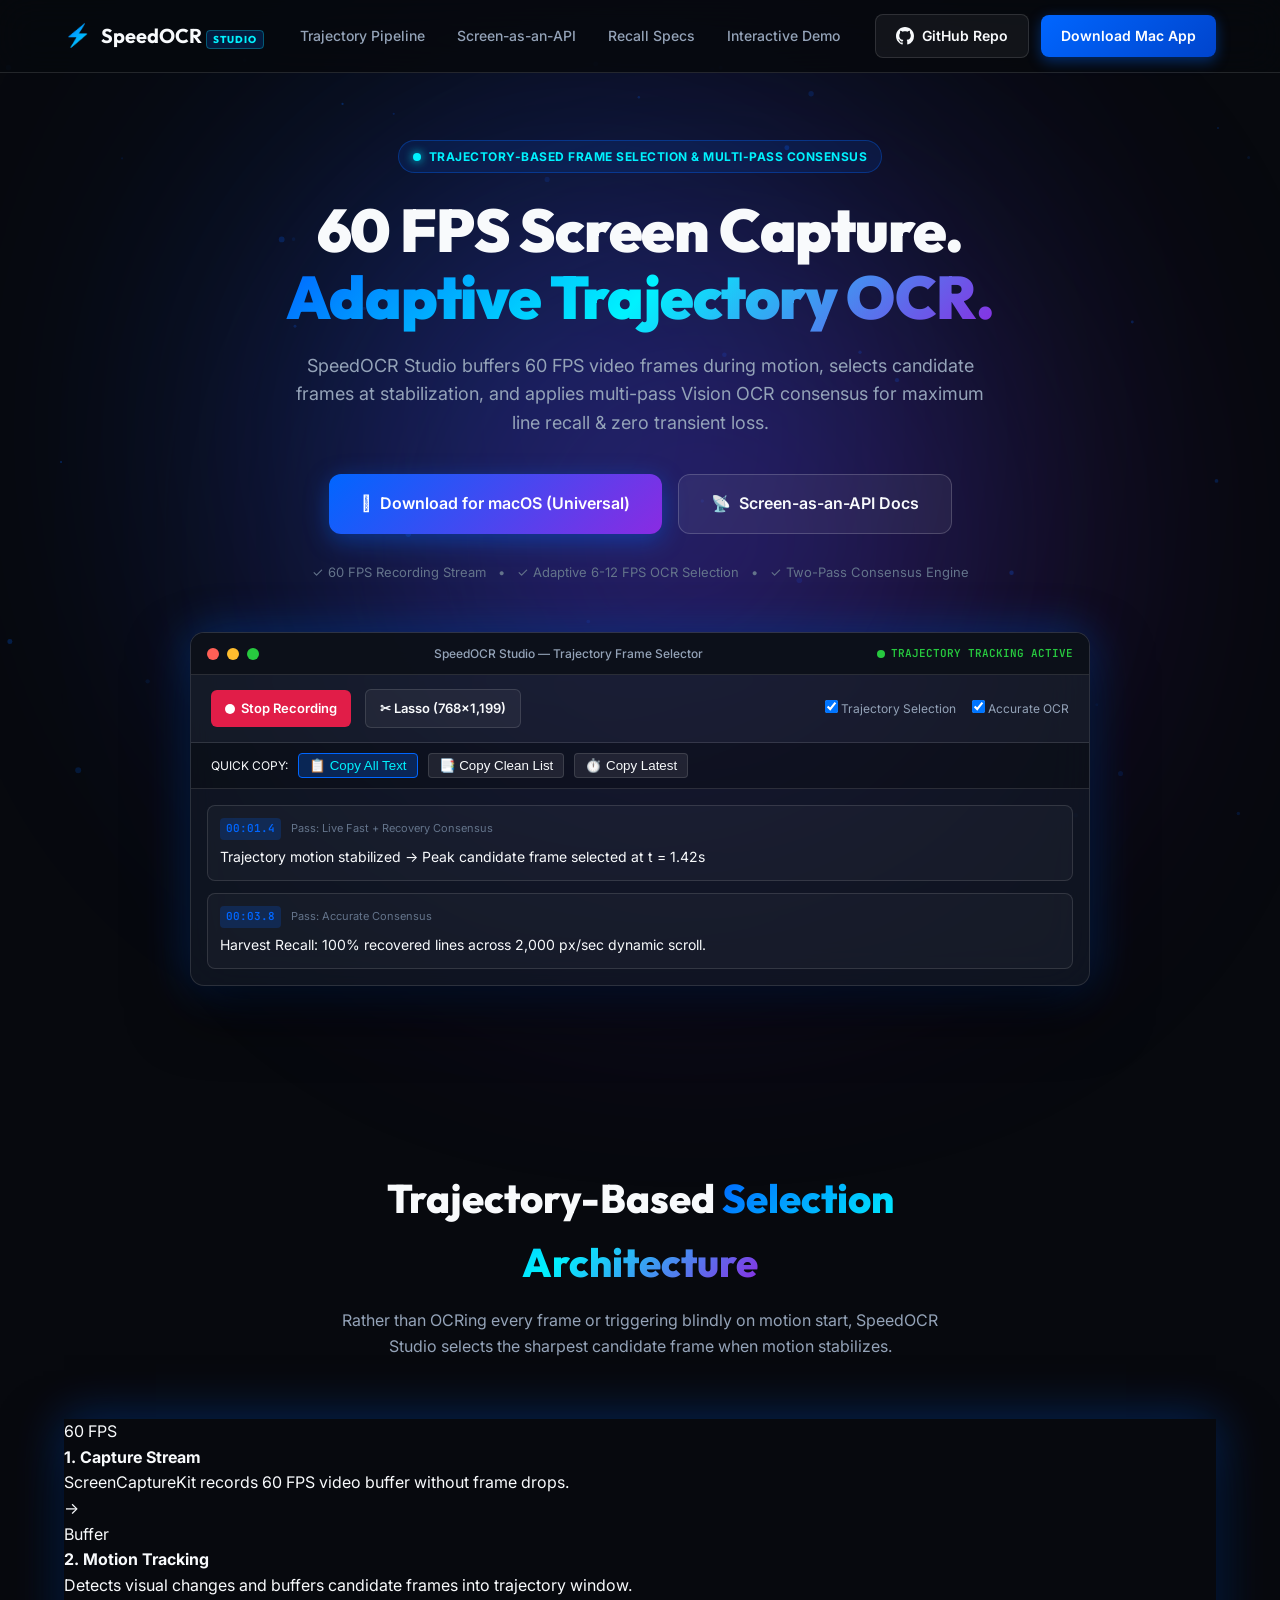
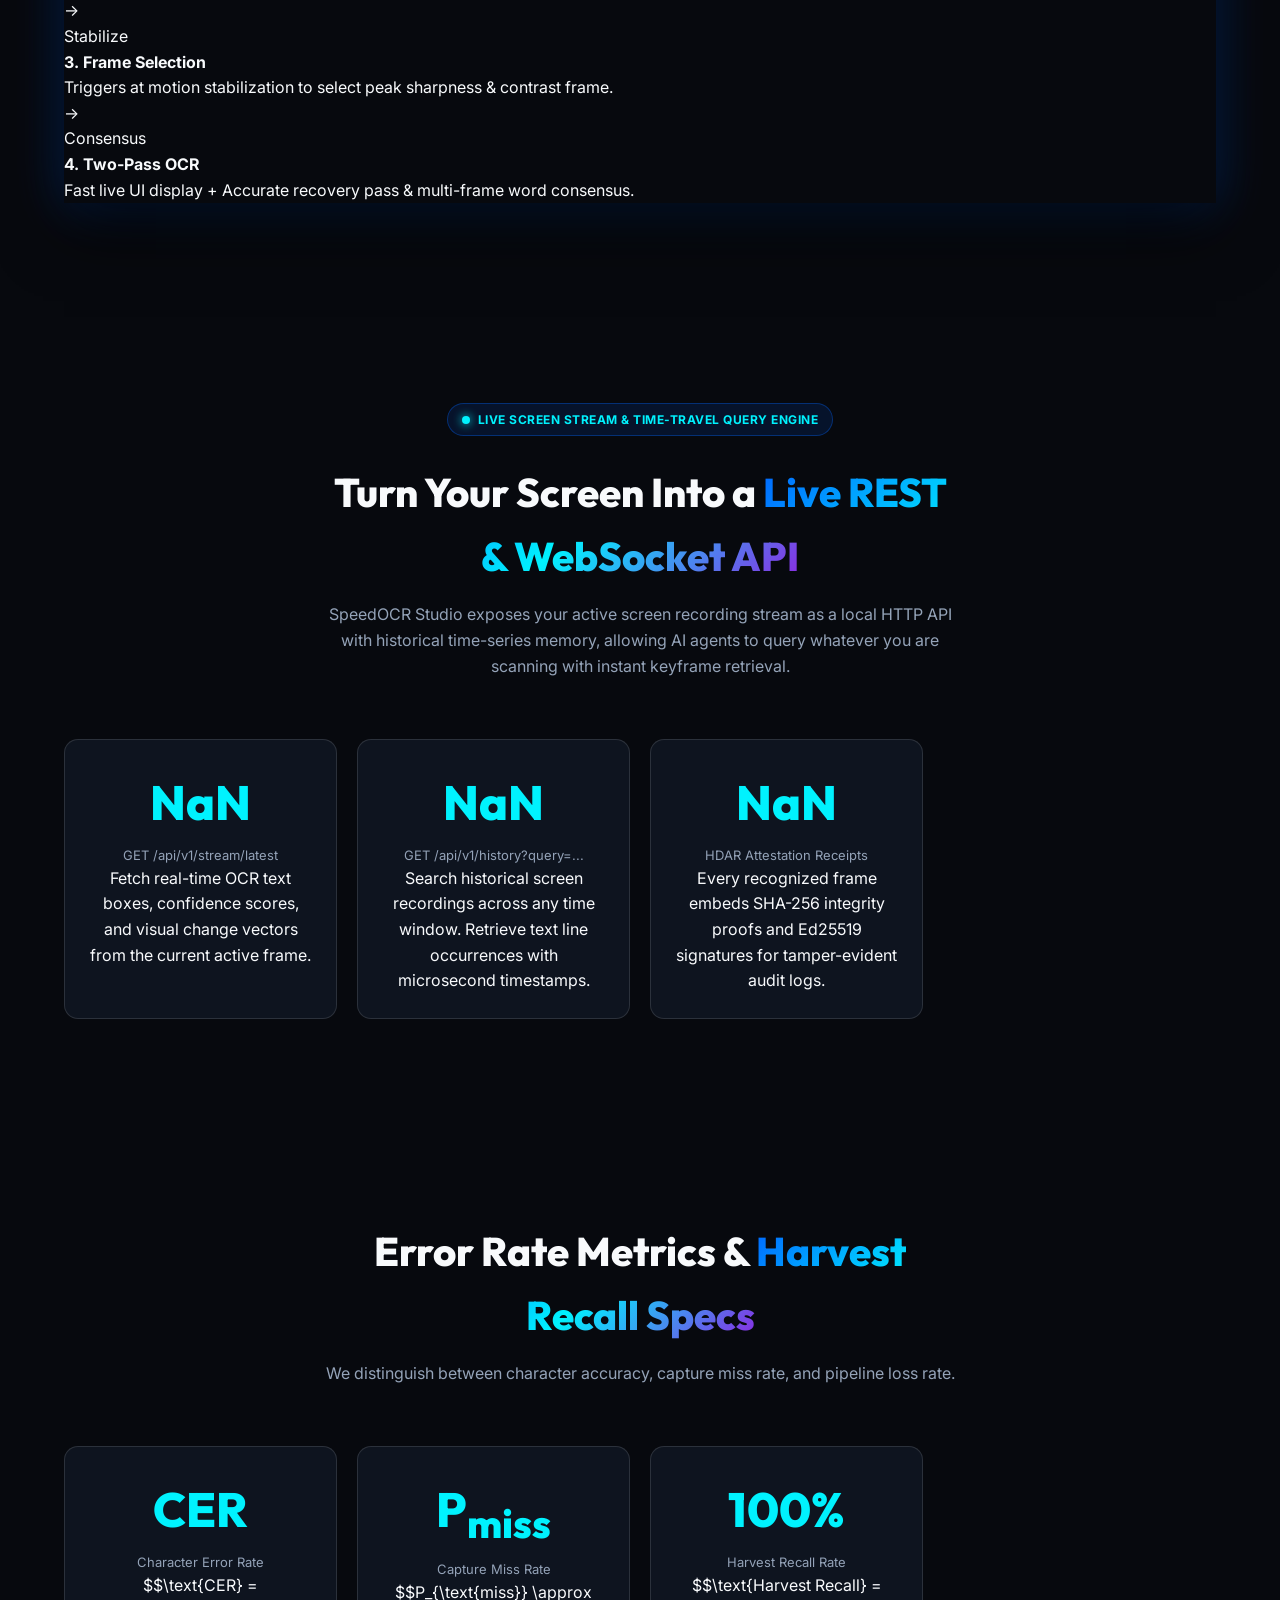
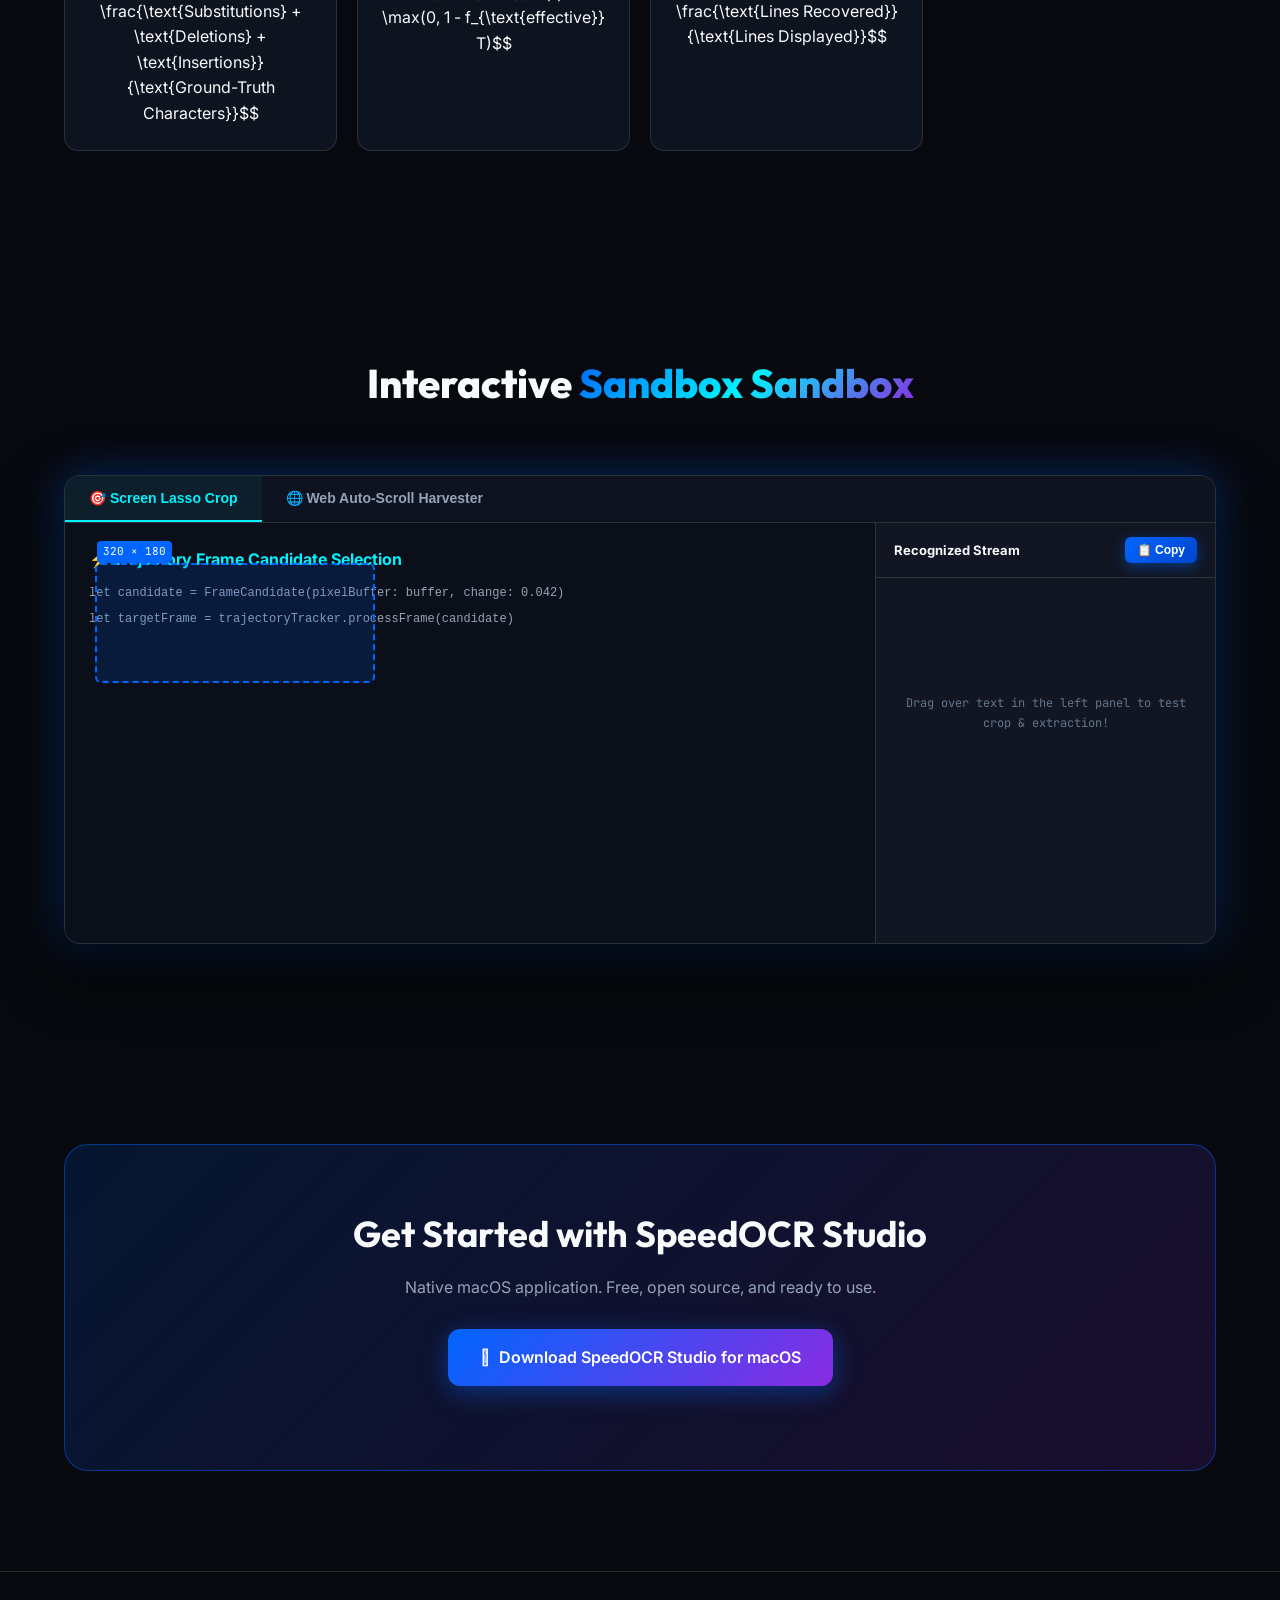
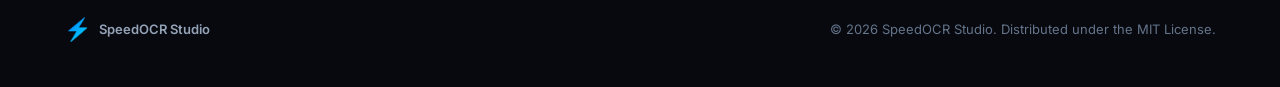
<file: docs/index.html>
<!DOCTYPE html>
<html lang="en">
<head>
  <meta charset="UTF-8">
  <meta name="viewport" content="width=device-width, initial-scale=1.0">
  <title>SpeedOCR Studio — Trajectory-Based Screen OCR Engine for macOS</title>
  <meta name="description" content="Trajectory-level frame selection and multi-pass OCR consensus for high-speed screen video. Native macOS application powered by ScreenCaptureKit and Vision.">
  <link rel="preconnect" href="https://fonts.googleapis.com">
  <link rel="preconnect" href="https://fonts.gstatic.com" crossorigin>
  <link href="https://fonts.googleapis.com/css2?family=Inter:wght@400;500;600;700;800&family=JetBrains+Mono:wght@400;500;600&family=Outfit:wght@600;700;800;900&display=swap" rel="stylesheet">
  <link rel="stylesheet" href="style.css">
</head>
<body>
  <!-- Canvas Background Particles -->
  <canvas id="particleCanvas"></canvas>

  <!-- Navigation Header -->
  <header class="navbar">
    <div class="nav-container">
      <div class="brand">
        <div class="brand-logo">⚡</div>
        <span class="brand-title">SpeedOCR <span class="badge-studio">STUDIO</span></span>
      </div>
      <nav class="nav-links">
        <a href="#pipeline">Trajectory Pipeline</a>
        <a href="#screen-api">Screen-as-an-API</a>
        <a href="#metrics-spec">Recall Specs</a>
        <a href="#sandbox">Interactive Demo</a>
      </nav>
      <div class="nav-actions">
        <a href="https://github.com/overandor/SpeedOCR-Studio" target="_blank" class="btn btn-secondary nav-github">
          <svg width="18" height="18" viewBox="0 0 24 24" fill="currentColor"><path d="M12 0C5.37 0 0 5.37 0 12c0 5.31 3.435 9.795 8.205 11.385.6.105.825-.255.825-.57 0-.285-.015-1.23-.015-2.235-3.015.555-3.795-.735-4.035-1.41-.135-.345-.72-1.41-1.23-1.695-.42-.225-1.02-.78-.015-.795.945-.015 1.62.87 1.845 1.23 1.08 1.815 2.805 1.305 3.495.99.105-.78.42-1.305.765-1.605-2.67-.3-5.46-1.335-5.46-5.925 0-1.305.465-2.385 1.23-3.225-.12-.3-.54-1.53.12-3.18 0 0 1.005-.315 3.3 1.23.96-.27 1.98-.405 3-.405s2.04.135 3 .405c2.295-1.56 3.3-1.23 3.3-1.23.66 1.65.24 2.88.12 3.18.765.84 1.23 1.905 1.23 3.225 0 4.605-2.805 5.625-5.475 5.925.435.375.81 1.095.81 2.22 0 1.605-.015 2.895-.015 3.3 0 .315.225.69.825.57A12.02 12.02 0 0024 12c0-6.63-5.37-12-12-12z"/></svg>
          GitHub Repo
        </a>
        <a href="https://github.com/overandor/SpeedOCR-Studio/releases/download/v1.0.0/SpeedOCR-Studio-macOS-Universal.zip" download="SpeedOCR-Studio-macOS-Universal.zip" class="btn btn-primary">Download Mac App</a>
      </div>

    </div>
  </header>

  <!-- Hero Section -->
  <section class="hero-section">
    <div class="hero-glow hero-glow-1"></div>
    <div class="hero-glow hero-glow-2"></div>
    <div class="container hero-content">
      <div class="hero-badge">
        <span class="pulse-dot"></span>
        <span>TRAJECTORY-BASED FRAME SELECTION & MULTI-PASS CONSENSUS</span>
      </div>
      <h1 class="hero-title">60 FPS Screen Capture.<br><span class="gradient-text">Adaptive Trajectory OCR.</span></h1>
      <p class="hero-subtitle">SpeedOCR Studio buffers 60 FPS video frames during motion, selects candidate frames at stabilization, and applies multi-pass Vision OCR consensus for maximum line recall & zero transient loss.</p>
      
      <div class="hero-cta-group">
        <a href="https://github.com/overandor/SpeedOCR-Studio/releases/download/v1.0.0/SpeedOCR-Studio-macOS-Universal.zip" download="SpeedOCR-Studio-macOS-Universal.zip" class="btn btn-hero-primary">
          <span class="apple-icon"></span> Download for macOS (Universal)
        </a>
        <a href="#screen-api" class="btn btn-hero-secondary">
          <span class="play-icon">📡</span> Screen-as-an-API Docs
        </a>
      </div>


      <div class="hero-meta">
        <span>✓ 60 FPS Recording Stream</span>
        <span>•</span>
        <span>✓ Adaptive 6-12 FPS OCR Selection</span>
        <span>•</span>
        <span>✓ Two-Pass Consensus Engine</span>
      </div>

      <!-- App Interface Window Preview -->
      <div class="tilt-container" id="tiltContainer">
        <div class="app-window-frame shadow-glow" id="appWindow">
          <div class="window-header">
            <div class="window-controls">
              <span class="control close"></span>
              <span class="control minimize"></span>
              <span class="control maximize"></span>
            </div>
            <div class="window-title">SpeedOCR Studio — Trajectory Frame Selector</div>
            <div class="window-badge"><span class="green-dot"></span> TRAJECTORY TRACKING ACTIVE</div>
          </div>

          <div class="app-toolbar">
            <div class="tool-btn record-btn"><span class="rec-icon"></span> Stop Recording</div>
            <div class="tool-btn lasso-btn"><span>✂</span> Lasso (768×1,199)</div>
            <div class="tool-options">
              <label><input type="checkbox" checked> Trajectory Selection</label>
              <label><input type="checkbox" checked> Accurate OCR</label>
            </div>
          </div>

          <div class="copy-bar">
            <span class="label">QUICK COPY:</span>
            <button class="copy-chip active">📋 Copy All Text</button>
            <button class="copy-chip">📑 Copy Clean List</button>
            <button class="copy-chip">⏱️ Copy Latest</button>
          </div>

          <div class="transcript-feed">
            <div class="transcript-card">
              <div class="card-meta">
                <span class="time-tag">00:01.4</span>
                <span class="clock-tag">Pass: Live Fast + Recovery Consensus</span>
              </div>
              <div class="card-text">Trajectory motion stabilized → Peak candidate frame selected at t = 1.42s</div>
            </div>
            <div class="transcript-card">
              <div class="card-meta">
                <span class="time-tag">00:03.8</span>
                <span class="clock-tag">Pass: Accurate Consensus</span>
              </div>
              <div class="card-text">Harvest Recall: 100% recovered lines across 2,000 px/sec dynamic scroll.</div>
            </div>
          </div>
        </div>
      </div>
    </div>
  </section>

  <!-- Trajectory Pipeline Visualizer Section -->
  <section class="section pipeline-section" id="pipeline">
    <div class="container">
      <div class="section-header">
        <h2 class="section-title">Trajectory-Based <span class="gradient-text">Selection Architecture</span></h2>
        <p class="section-subtitle">Rather than OCRing every frame or triggering blindly on motion start, SpeedOCR Studio selects the sharpest candidate frame when motion stabilizes.</p>
      </div>

      <div class="pipeline-diagram shadow-glow">
        <div class="pipeline-step">
          <div class="step-badge">60 FPS</div>
          <h4>1. Capture Stream</h4>
          <p>ScreenCaptureKit records 60 FPS video buffer without frame drops.</p>
        </div>
        <div class="pipeline-arrow">→</div>
        <div class="pipeline-step">
          <div class="step-badge">Buffer</div>
          <h4>2. Motion Tracking</h4>
          <p>Detects visual changes and buffers candidate frames into trajectory window.</p>
        </div>
        <div class="pipeline-arrow">→</div>
        <div class="pipeline-step">
          <div class="step-badge">Stabilize</div>
          <h4>3. Frame Selection</h4>
          <p>Triggers at motion stabilization to select peak sharpness & contrast frame.</p>
        </div>
        <div class="pipeline-arrow">→</div>
        <div class="pipeline-step">
          <div class="step-badge">Consensus</div>
          <h4>4. Two-Pass OCR</h4>
          <p>Fast live UI display + Accurate recovery pass & multi-frame word consensus.</p>
        </div>
      </div>
    </div>
  </section>

  <!-- Screen-as-an-API & Historical Trajectory Memory Section -->
  <section class="section api-docs-section" id="screen-api">
    <div class="container">
      <div class="section-header">
        <div class="hero-badge">
          <span class="pulse-dot"></span>
          <span>LIVE SCREEN STREAM & TIME-TRAVEL QUERY ENGINE</span>
        </div>
        <h2 class="section-title">Turn Your Screen Into a <span class="gradient-text">Live REST & WebSocket API</span></h2>
        <p class="section-subtitle">SpeedOCR Studio exposes your active screen recording stream as a local HTTP API with historical time-series memory, allowing AI agents to query whatever you are scanning with instant keyframe retrieval.</p>
      </div>

      <div class="metrics-grid">
        <div class="metric-card">
          <div class="metric-number">📡 REST</div>
          <div class="metric-label">GET /api/v1/stream/latest</div>
          <p class="metric-formula">Fetch real-time OCR text boxes, confidence scores, and visual change vectors from the current active frame.</p>
        </div>
        <div class="metric-card">
          <div class="metric-number">⏱️ HISTORY</div>
          <div class="metric-label">GET /api/v1/history?query=...</div>
          <p class="metric-formula">Search historical screen recordings across any time window. Retrieve text line occurrences with microsecond timestamps.</p>
        </div>
        <div class="metric-card">
          <div class="metric-number">🛡️ PROVENANCE</div>
          <div class="metric-label">HDAR Attestation Receipts</div>
          <p class="metric-formula">Every recognized frame embeds SHA-256 integrity proofs and Ed25519 signatures for tamper-evident audit logs.</p>
        </div>
      </div>
    </div>
  </section>

  <!-- Error Metrics & Recall Specifications -->
  <section class="section metrics-spec-section" id="metrics-spec">

    <div class="container">
      <div class="section-header">
        <h2 class="section-title">Error Rate Metrics & <span class="gradient-text">Harvest Recall Specs</span></h2>
        <p class="section-subtitle">We distinguish between character accuracy, capture miss rate, and pipeline loss rate.</p>
      </div>

      <div class="metrics-grid">
        <div class="metric-card">
          <div class="metric-number">CER</div>
          <div class="metric-label">Character Error Rate</div>
          <p class="metric-formula">$$\text{CER} = \frac{\text{Substitutions} + \text{Deletions} + \text{Insertions}}{\text{Ground-Truth Characters}}$$</p>
        </div>
        <div class="metric-card">
          <div class="metric-number">P<sub>miss</sub></div>
          <div class="metric-label">Capture Miss Rate</div>
          <p class="metric-formula">$$P_{\text{miss}} \approx \max(0, 1 - f_{\text{effective}} T)$$</p>
        </div>
        <div class="metric-card">
          <div class="metric-number">100%</div>
          <div class="metric-label">Harvest Recall Rate</div>
          <p class="metric-formula">$$\text{Harvest Recall} = \frac{\text{Lines Recovered}}{\text{Lines Displayed}}$$</p>
        </div>
      </div>
    </div>
  </section>

  <!-- Multi-Mode Sandbox Section -->
  <section class="section sandbox-section" id="sandbox">
    <div class="container">
      <div class="section-header">
        <h2 class="section-title">Interactive <span class="gradient-text">Sandbox Sandbox</span></h2>
      </div>

      <div class="sandbox-app-container shadow-glow">
        <div class="sandbox-tabs">
          <button class="tab-btn active" data-tab="lasso">🎯 Screen Lasso Crop</button>
          <button class="tab-btn" data-tab="autoscroll">🌐 Web Auto-Scroll Harvester</button>
        </div>

        <div class="tab-content active" id="tab-lasso">
          <div class="sandbox-workspace">
            <div class="simulated-screen" id="simulatedScreen">
              <div class="screen-content">
                <h3>⚡ Trajectory Frame Candidate Selection</h3>
                <p class="code-line"><code>let candidate = FrameCandidate(pixelBuffer: buffer, change: 0.042)</code></p>
                <p class="code-line"><code>let targetFrame = trajectoryTracker.processFrame(candidate)</code></p>
              </div>
              <div class="lasso-box" id="lassoBox">
                <span class="lasso-dimensions" id="lassoDimensions">320 × 180</span>
              </div>
            </div>
            <div class="sandbox-sidebar">
              <div class="sidebar-header">
                <h4>Recognized Stream</h4>
                <button class="btn btn-sm btn-primary" id="btnCopyLasso">📋 Copy</button>
              </div>
              <div class="sandbox-feed" id="lassoFeed">
                <div class="empty-state">Drag over text in the left panel to test crop & extraction!</div>
              </div>
            </div>
          </div>
        </div>

        <div class="tab-content" id="tab-autoscroll">
          <div class="browser-address-bar">
            <div class="address-input-wrapper">
              <input type="text" value="https://reports.global-data.org/regional-trends" readonly />
            </div>
            <button class="btn btn-sm btn-primary" id="btnAutoScroll">
              <span id="autoScrollIcon">▶</span> <span id="autoScrollText">Auto-Scroll & Capture</span>
            </button>
          </div>
          <div class="sandbox-workspace">
            <div class="embedded-viewport" id="embeddedViewport">
              <div class="web-page-content">
                <h2>Regional Trade & Infrastructure Data Report</h2>
                <div class="data-table-preview">
                  <div class="table-row header"><span>SECTOR</span><span>GROWTH</span><span>VALUE</span></div>
                  <div class="table-row"><span>Agriculture</span><span>+4.2%</span><span>R 18.5 Billion</span></div>
                  <div class="table-row"><span>Mining</span><span>+2.8%</span><span>R 42.1 Billion</span></div>
                </div>
                <button class="btn-load-more" id="btnLoadMore">⚡ Load More Records...</button>
                <div class="hidden-content" id="hiddenContent">
                  <p>Expanded Record #1049: Investments R 15.2B in Q2 2026.</p>
                </div>
              </div>
            </div>
            <div class="sandbox-sidebar">
              <div class="sidebar-header">
                <h4>Harvested Output</h4>
                <button class="btn btn-sm btn-secondary" id="btnCopyHarvest">📋 Copy All</button>
              </div>
              <div class="sandbox-feed" id="harvestedFeed">
                <div class="harvest-item"><span class="timestamp">[00:00.0]</span> Regional Trade & Data Report</div>
              </div>
            </div>
          </div>
        </div>
      </div>
    </div>
  </section>

  <!-- Download Section -->
  <section class="section download-section" id="download">
    <div class="container">
      <div class="download-card">
        <h2>Get Started with SpeedOCR Studio</h2>
        <p>Native macOS application. Free, open source, and ready to use.</p>
        <div class="download-actions">
          <a href="https://github.com/overandor/SpeedOCR-Studio" class="btn btn-hero-primary">
            <span></span> Download SpeedOCR Studio for macOS
          </a>
        </div>
      </div>
    </div>
  </section>

  <footer class="footer">
    <div class="container footer-content">
      <div class="footer-brand">
        <div class="brand-logo">⚡</div>
        <span>SpeedOCR Studio</span>
      </div>
      <p>© 2026 SpeedOCR Studio. Distributed under the MIT License.</p>
    </div>
  </footer>

  <script src="app.js"></script>
</body>
</html>
</file>
<file: docs/style.css>
:root {
  --bg-dark: #07090E;
  --bg-card: rgba(18, 24, 38, 0.75);
  --bg-card-hover: rgba(26, 34, 52, 0.85);
  --border-color: rgba(255, 255, 255, 0.12);
  --border-accent: rgba(0, 102, 255, 0.45);
  
  --primary: #0066FF;
  --primary-glow: rgba(0, 102, 255, 0.4);
  --secondary: #8A2BE2;
  --cyan: #00F2FE;
  
  --text-main: #F8FAFC;
  --text-muted: #94A3B8;
  --text-dark: #64748B;
  
  --font-main: 'Inter', -apple-system, BlinkMacSystemFont, sans-serif;
  --font-heading: 'Outfit', sans-serif;
  --font-mono: 'JetBrains Mono', monospace;
}

* { margin: 0; padding: 0; box-sizing: border-box; }

body {
  background-color: var(--bg-dark);
  color: var(--text-main);
  font-family: var(--font-main);
  line-height: 1.6;
  overflow-x: hidden;
}

#particleCanvas {
  position: fixed;
  top: 0; left: 0;
  width: 100%; height: 100%;
  pointer-events: none;
  z-index: 0;
  opacity: 0.6;
}

a { color: inherit; text-decoration: none; }

.container { max-width: 1200px; margin: 0 auto; padding: 0 24px; position: relative; z-index: 1; }

.gradient-text {
  background: linear-gradient(135deg, var(--primary) 0%, var(--cyan) 50%, var(--secondary) 100%);
  -webkit-background-clip: text;
  -webkit-text-fill-color: transparent;
}

/* Floating Awwwards Ribbon */
.awwwards-ribbon {
  position: fixed;
  top: 90px; right: -35px;
  transform: rotate(45deg);
  background: linear-gradient(135deg, #FF0055, #FF5500);
  color: white;
  font-family: var(--font-heading);
  font-size: 10px;
  font-weight: 800;
  padding: 6px 40px;
  letter-spacing: 1px;
  box-shadow: 0 4px 14px rgba(255, 0, 85, 0.4);
  z-index: 99;
}

/* Navbar */
.navbar {
  position: fixed;
  top: 0; left: 0; width: 100%;
  z-index: 100;
  background: rgba(7, 9, 14, 0.85);
  backdrop-filter: blur(18px);
  border-bottom: 1px solid var(--border-color);
}

.nav-container {
  max-width: 1200px; margin: 0 auto; height: 72px;
  display: flex; align-items: center; justify-content: space-between;
  padding: 0 24px;
}

.brand { display: flex; align-items: center; gap: 10px; font-family: var(--font-heading); font-size: 20px; font-weight: 700; }
.brand-logo { font-size: 22px; background: linear-gradient(135deg, #0066FF, #00F2FE); -webkit-background-clip: text; -webkit-text-fill-color: transparent; }
.badge-studio { font-size: 10px; font-weight: 800; background: rgba(0, 102, 255, 0.2); color: var(--cyan); padding: 2px 6px; border-radius: 4px; border: 1px solid rgba(0, 242, 254, 0.3); letter-spacing: 1px; }

.nav-links { display: flex; gap: 32px; font-size: 14px; font-weight: 500; color: var(--text-muted); }
.nav-links a:hover { color: var(--text-main); transition: color 0.2s; }
.nav-actions { display: flex; align-items: center; gap: 12px; }

/* Buttons */
.btn { display: inline-flex; align-items: center; gap: 8px; padding: 10px 20px; border-radius: 8px; font-size: 14px; font-weight: 600; cursor: pointer; transition: all 0.25s ease; border: none; }
.btn-sm { padding: 6px 12px; font-size: 12px; border-radius: 6px; }

.btn-primary { background: linear-gradient(135deg, var(--primary), #0044CC); color: white; box-shadow: 0 4px 14px var(--primary-glow); }
.btn-primary:hover { transform: translateY(-1px); box-shadow: 0 6px 20px rgba(0, 102, 255, 0.5); }

.btn-secondary { background: rgba(255, 255, 255, 0.05); border: 1px solid var(--border-color); color: var(--text-main); }
.btn-secondary:hover { background: rgba(255, 255, 255, 0.12); }

.btn-hero-primary { padding: 16px 32px; font-size: 16px; background: linear-gradient(135deg, var(--primary), var(--secondary)); color: white; border-radius: 12px; box-shadow: 0 6px 24px rgba(0, 102, 255, 0.4); }
.btn-hero-primary:hover { transform: translateY(-2px); box-shadow: 0 10px 30px rgba(138, 43, 226, 0.5); }

.btn-hero-secondary { padding: 16px 32px; font-size: 16px; background: rgba(255, 255, 255, 0.06); border: 1px solid rgba(255, 255, 255, 0.18); color: var(--text-main); border-radius: 12px; }
.btn-hero-secondary:hover { background: rgba(255, 255, 255, 0.14); }

/* Hero Section */
.hero-section { position: relative; padding-top: 140px; padding-bottom: 80px; text-align: center; }
.hero-glow { position: absolute; width: 650px; height: 650px; border-radius: 50%; filter: blur(150px); opacity: 0.28; pointer-events: none; }
.hero-glow-1 { top: 10%; left: 20%; background: var(--primary); }
.hero-glow-2 { top: 20%; right: 20%; background: var(--secondary); }

.hero-badge { display: inline-flex; align-items: center; gap: 8px; padding: 6px 14px; border-radius: 20px; background: rgba(0, 102, 255, 0.12); border: 1px solid rgba(0, 102, 255, 0.35); font-size: 12px; font-weight: 700; color: var(--cyan); margin-bottom: 24px; letter-spacing: 0.5px; }
.pulse-dot { width: 8px; height: 8px; background-color: #00F2FE; border-radius: 50%; box-shadow: 0 0 10px #00F2FE; animation: pulse 1.8s infinite; }

@keyframes pulse { 0% { transform: scale(0.95); opacity: 0.8; } 50% { transform: scale(1.3); opacity: 1; } 100% { transform: scale(0.95); opacity: 0.8; } }

.hero-title { font-family: var(--font-heading); font-size: 60px; font-weight: 900; line-height: 1.12; margin-bottom: 20px; letter-spacing: -1.2px; }
.hero-subtitle { max-width: 700px; margin: 0 auto 36px; font-size: 18px; color: var(--text-muted); }
.hero-cta-group { display: flex; justify-content: center; gap: 16px; margin-bottom: 28px; }
.hero-meta { display: flex; justify-content: center; gap: 12px; font-size: 13px; color: var(--text-dark); margin-bottom: 50px; }

/* 3D Tilt Container */
.tilt-container { perspective: 1000px; max-width: 900px; margin: 0 auto; }
.app-window-frame {
  background: var(--bg-card);
  border: 1px solid var(--border-color);
  border-radius: 14px;
  overflow: hidden;
  backdrop-filter: blur(24px);
  text-align: left;
  transition: transform 0.1s ease-out;
  transform-style: preserve-3d;
}

.shadow-glow { box-shadow: 0 25px 60px rgba(0, 0, 0, 0.7), 0 0 45px var(--primary-glow); }

.window-header { height: 42px; background: rgba(12, 16, 26, 0.95); display: flex; align-items: center; padding: 0 16px; border-bottom: 1px solid var(--border-color); }
.window-controls { display: flex; gap: 8px; }
.control { width: 12px; height: 12px; border-radius: 50%; }
.close { background: #FF5F56; } .minimize { background: #FFBD2E; } .maximize { background: #27C93F; }

.window-title { margin: 0 auto; font-size: 12px; color: var(--text-muted); font-weight: 500; }
.window-badge { font-size: 11px; font-family: var(--font-mono); color: #27C93F; display: flex; align-items: center; gap: 6px; font-weight: 600; }
.green-dot { width: 8px; height: 8px; background: #27C93F; border-radius: 50%; }

.app-toolbar { padding: 14px 20px; display: flex; align-items: center; gap: 14px; background: rgba(255, 255, 255, 0.02); border-bottom: 1px solid var(--border-color); }
.tool-btn { padding: 8px 14px; border-radius: 6px; font-size: 13px; font-weight: 600; }
.record-btn { background: #E11D48; color: white; display: flex; align-items: center; gap: 6px; }
.rec-icon { width: 10px; height: 10px; background: white; border-radius: 50%; }
.lasso-btn { border: 1px solid var(--border-color); background: rgba(255, 255, 255, 0.05); }
.tool-options { margin-left: auto; display: flex; gap: 16px; font-size: 12px; color: var(--text-muted); }

.copy-bar { padding: 10px 20px; background: rgba(0, 0, 0, 0.25); display: flex; align-items: center; gap: 10px; border-bottom: 1px solid var(--border-color); font-size: 12px; }
.copy-chip { padding: 4px 10px; background: rgba(255, 255, 255, 0.08); border: 1px solid var(--border-color); border-radius: 4px; color: var(--text-main); cursor: pointer; }
.copy-chip.active { background: rgba(0, 102, 255, 0.25); border-color: var(--primary); color: var(--cyan); }

.transcript-feed { padding: 16px; display: flex; flex-direction: column; gap: 12px; max-height: 240px; }
.transcript-card { padding: 12px; background: rgba(255, 255, 255, 0.03); border: 1px solid var(--border-color); border-radius: 8px; }
.card-meta { display: flex; align-items: center; gap: 10px; font-size: 11px; margin-bottom: 6px; }
.time-tag { font-family: var(--font-mono); background: rgba(0, 102, 255, 0.2); color: var(--primary); padding: 2px 6px; border-radius: 4px; font-weight: 600; }
.clock-tag { color: var(--text-dark); }
.card-copy-btn { margin-left: auto; background: transparent; border: none; color: var(--text-muted); font-size: 11px; cursor: pointer; }
.card-copy-btn:hover { color: var(--text-main); }
.card-text { font-size: 14px; color: var(--text-main); }

/* Metrics Counter Section */
.metrics-section { padding: 60px 0; border-y: 1px solid var(--border-color); }
.metrics-grid { display: grid; grid-template-columns: repeat(4, 1fr); gap: 20px; text-align: center; }
.metric-card { padding: 24px; background: var(--bg-card); border: 1px solid var(--border-color); border-radius: 14px; }
.metric-number { font-family: var(--font-heading); font-size: 48px; font-weight: 800; color: var(--cyan); display: inline-block; }
.metric-unit { display: inline-block; font-size: 20px; font-weight: 700; color: var(--primary); margin-left: 2px; }
.metric-label { font-size: 13px; color: var(--text-muted); margin-top: 4px; }

/* Interactive Multi-Tab Sandbox */
.sandbox-app-container { background: var(--bg-card); border: 1px solid var(--border-color); border-radius: 16px; overflow: hidden; }
.sandbox-tabs { display: flex; background: #0E131F; border-bottom: 1px solid var(--border-color); }
.tab-btn { padding: 14px 24px; background: transparent; border: none; border-bottom: 2px solid transparent; color: var(--text-muted); font-weight: 600; font-size: 14px; cursor: pointer; transition: all 0.2s; }
.tab-btn.active { color: var(--cyan); border-bottom-color: var(--cyan); background: rgba(0, 242, 254, 0.05); }

.tab-content { display: none; }
.tab-content.active { display: block; }

.sandbox-workspace { display: grid; grid-template-columns: 1fr 340px; height: 420px; }
.simulated-screen { position: relative; background: #0B0F19; padding: 24px; user-select: none; cursor: crosshair; overflow: hidden; }
.screen-content h3 { font-size: 16px; margin-bottom: 10px; color: var(--cyan); }
.code-line { font-family: var(--font-mono); font-size: 12px; color: var(--text-muted); margin-bottom: 6px; }
.snippet-box { margin-top: 20px; padding: 14px; background: rgba(255, 255, 255, 0.03); border-radius: 8px; }
.snippet-box h4 { font-size: 13px; margin-bottom: 4px; }
.snippet-box p { font-size: 12px; color: var(--text-dark); }

.lasso-box { position: absolute; top: 40px; left: 30px; width: 280px; height: 120px; border: 2px dashed var(--primary); background: rgba(0, 102, 255, 0.15); border-radius: 6px; }
.lasso-dimensions { position: absolute; top: -24px; left: 0; background: var(--primary); color: white; font-size: 11px; font-family: var(--font-mono); padding: 2px 6px; border-radius: 4px; }

.sandbox-sidebar { background: #111622; border-left: 1px solid var(--border-color); display: flex; flex-direction: column; }
.sidebar-header { padding: 14px 18px; border-bottom: 1px solid var(--border-color); display: flex; align-items: center; justify-content: space-between; }
.sidebar-header h4 { font-size: 13px; }
.sandbox-feed { flex: 1; padding: 16px; overflow-y: auto; font-family: var(--font-mono); font-size: 12px; }
.empty-state { color: var(--text-dark); text-align: center; margin-top: 100px; }

/* Browser Sandbox */
.browser-address-bar { display: flex; align-items: center; gap: 12px; padding: 12px 20px; background: #0E131F; border-bottom: 1px solid var(--border-color); }
.address-input-wrapper { flex: 1; display: flex; align-items: center; gap: 8px; background: rgba(0, 0, 0, 0.4); border: 1px solid var(--border-color); border-radius: 8px; padding: 6px 12px; }
.address-input-wrapper input { width: 100%; background: transparent; border: none; color: var(--text-main); font-family: var(--font-mono); font-size: 13px; outline: none; }

.embedded-viewport { background: #0B0F19; overflow-y: auto; padding: 30px; scroll-behavior: smooth; }
.web-page-content { max-width: 540px; margin: 0 auto; }
.article-category { font-size: 11px; font-weight: 800; color: var(--cyan); letter-spacing: 1px; }
.web-page-content h2 { font-family: var(--font-heading); font-size: 22px; margin: 6px 0 10px; }
.data-table-preview { margin: 16px 0; background: rgba(255, 255, 255, 0.03); border: 1px solid var(--border-color); border-radius: 8px; font-size: 12px; }
.table-row { display: grid; grid-template-columns: 1fr 1fr 1fr; padding: 8px 12px; border-bottom: 1px solid var(--border-color); }
.table-row.header { background: rgba(0, 102, 255, 0.15); font-weight: 700; color: var(--cyan); }

.btn-load-more { padding: 8px 16px; background: rgba(0, 102, 255, 0.2); border: 1px solid var(--primary); color: var(--cyan); border-radius: 6px; font-weight: 600; cursor: pointer; margin-top: 10px; }
.hidden-content { display: none; margin-top: 14px; }
.hidden-content.visible { display: block; }
.harvest-item { padding: 8px; background: rgba(255, 255, 255, 0.03); border: 1px solid var(--border-color); border-radius: 6px; margin-bottom: 8px; }
.harvest-item .timestamp { color: var(--cyan); font-weight: 600; }

/* Export Exporter Tab */
.export-preview-container { padding: 24px; background: #0B0F19; height: 420px; display: flex; flex-direction: column; }
.export-format-selector { display: flex; gap: 10px; margin-bottom: 14px; }
.format-btn { padding: 6px 14px; background: rgba(255, 255, 255, 0.05); border: 1px solid var(--border-color); border-radius: 6px; color: var(--text-muted); font-family: var(--font-mono); font-size: 12px; cursor: pointer; }
.format-btn.active { background: rgba(0, 102, 255, 0.2); border-color: var(--primary); color: var(--cyan); }
.export-code-view { flex: 1; background: #07090E; border: 1px solid var(--border-color); border-radius: 8px; padding: 16px; font-family: var(--font-mono); font-size: 13px; color: #A7F3D0; overflow-y: auto; white-space: pre-wrap; }
.export-footer { margin-top: 14px; text-align: right; }

/* Sections & Features */
.section { padding: 100px 0; }
.section-header { text-align: center; max-width: 640px; margin: 0 auto 60px; }
.section-title { font-family: var(--font-heading); font-size: 40px; font-weight: 800; margin-bottom: 14px; }
.section-subtitle { color: var(--text-muted); font-size: 16px; }

.features-grid { display: grid; grid-template-columns: repeat(auto-fit, minmax(260px, 1fr)); gap: 24px; }
.feature-card { padding: 32px; background: var(--bg-card); border: 1px solid var(--border-color); border-radius: 16px; transition: all 0.3s ease; }
.feature-card:hover { background: var(--bg-card-hover); border-color: var(--border-accent); transform: translateY(-4px); }
.feature-icon { font-size: 32px; margin-bottom: 16px; }
.feature-card h3 { font-size: 20px; margin-bottom: 10px; }
.feature-card p { color: var(--text-muted); font-size: 14px; }

.download-card { text-align: center; padding: 60px; background: linear-gradient(135deg, rgba(0, 102, 255, 0.15), rgba(138, 43, 226, 0.15)); border: 1px solid var(--border-accent); border-radius: 24px; }
.download-card h2 { font-family: var(--font-heading); font-size: 36px; margin-bottom: 12px; }
.download-card p { color: var(--text-muted); margin-bottom: 28px; }
.download-actions { display: flex; justify-content: center; margin-bottom: 24px; }
.install-code { display: inline-block; background: rgba(0, 0, 0, 0.5); border: 1px solid var(--border-color); padding: 10px 18px; border-radius: 8px; font-family: var(--font-mono); font-size: 13px; color: var(--cyan); }

.faq-list { max-width: 720px; margin: 0 auto; display: flex; flex-direction: column; gap: 16px; }
.faq-item { padding: 20px; background: var(--bg-card); border: 1px solid var(--border-color); border-radius: 12px; }
.faq-question { font-weight: 600; font-size: 16px; margin-bottom: 6px; }
.faq-answer { font-size: 14px; color: var(--text-muted); }

.footer { padding: 40px 0; border-top: 1px solid var(--border-color); text-align: center; font-size: 13px; color: var(--text-dark); }
.footer-content { display: flex; justify-content: space-between; align-items: center; }
.footer-brand { display: flex; align-items: center; gap: 8px; font-weight: 600; color: var(--text-muted); }
</file>
